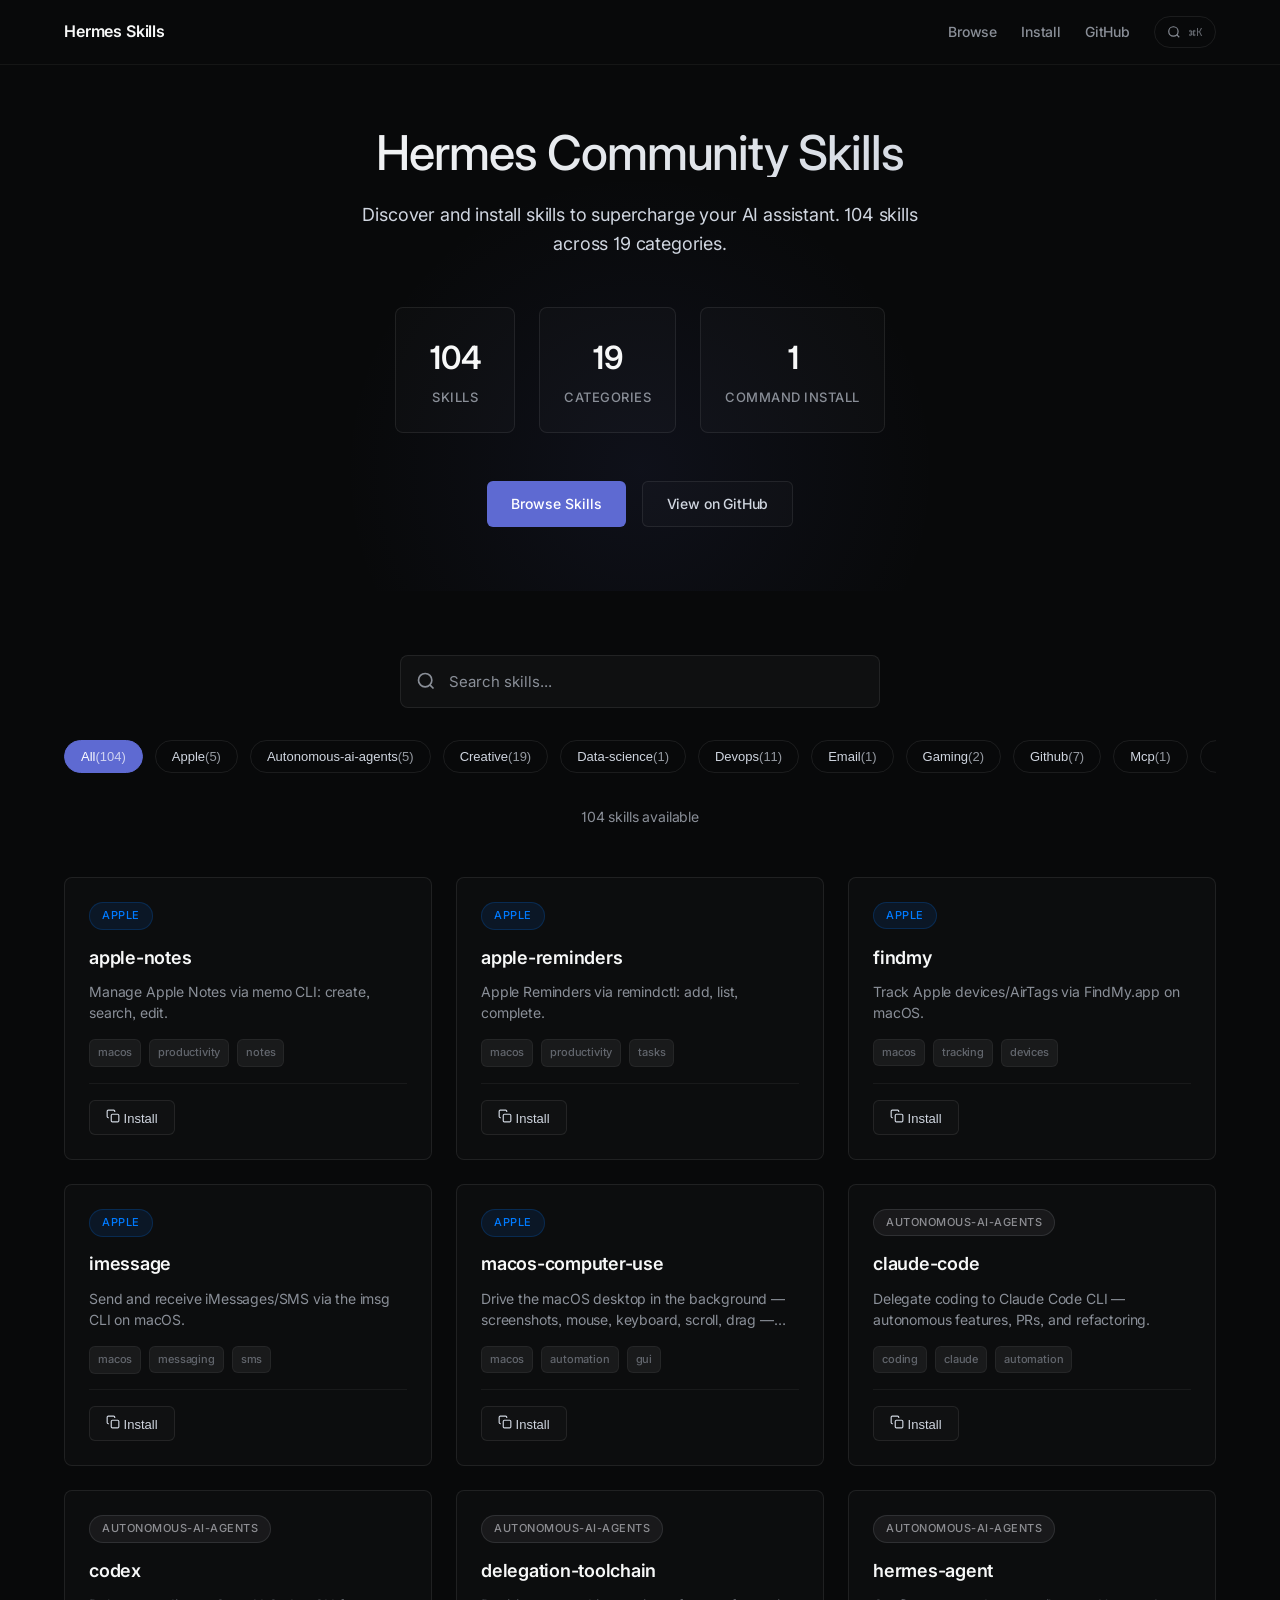
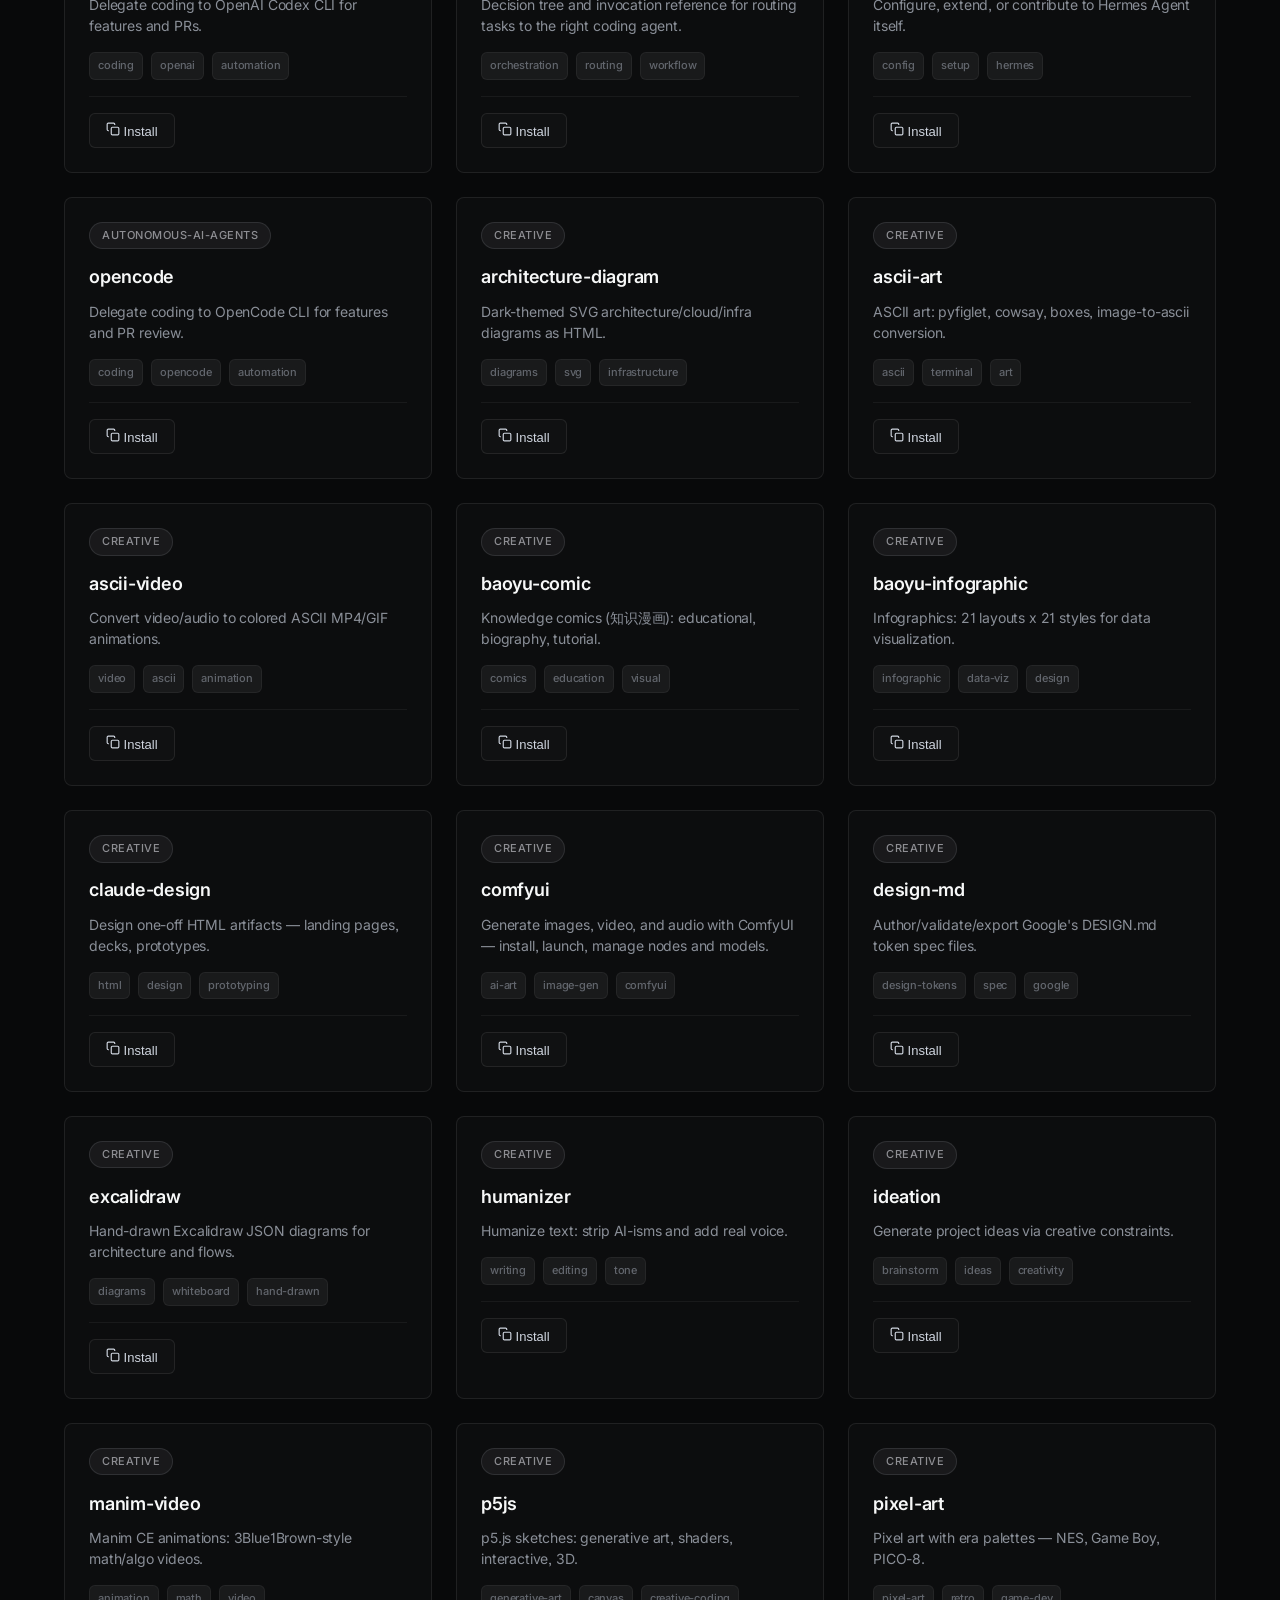
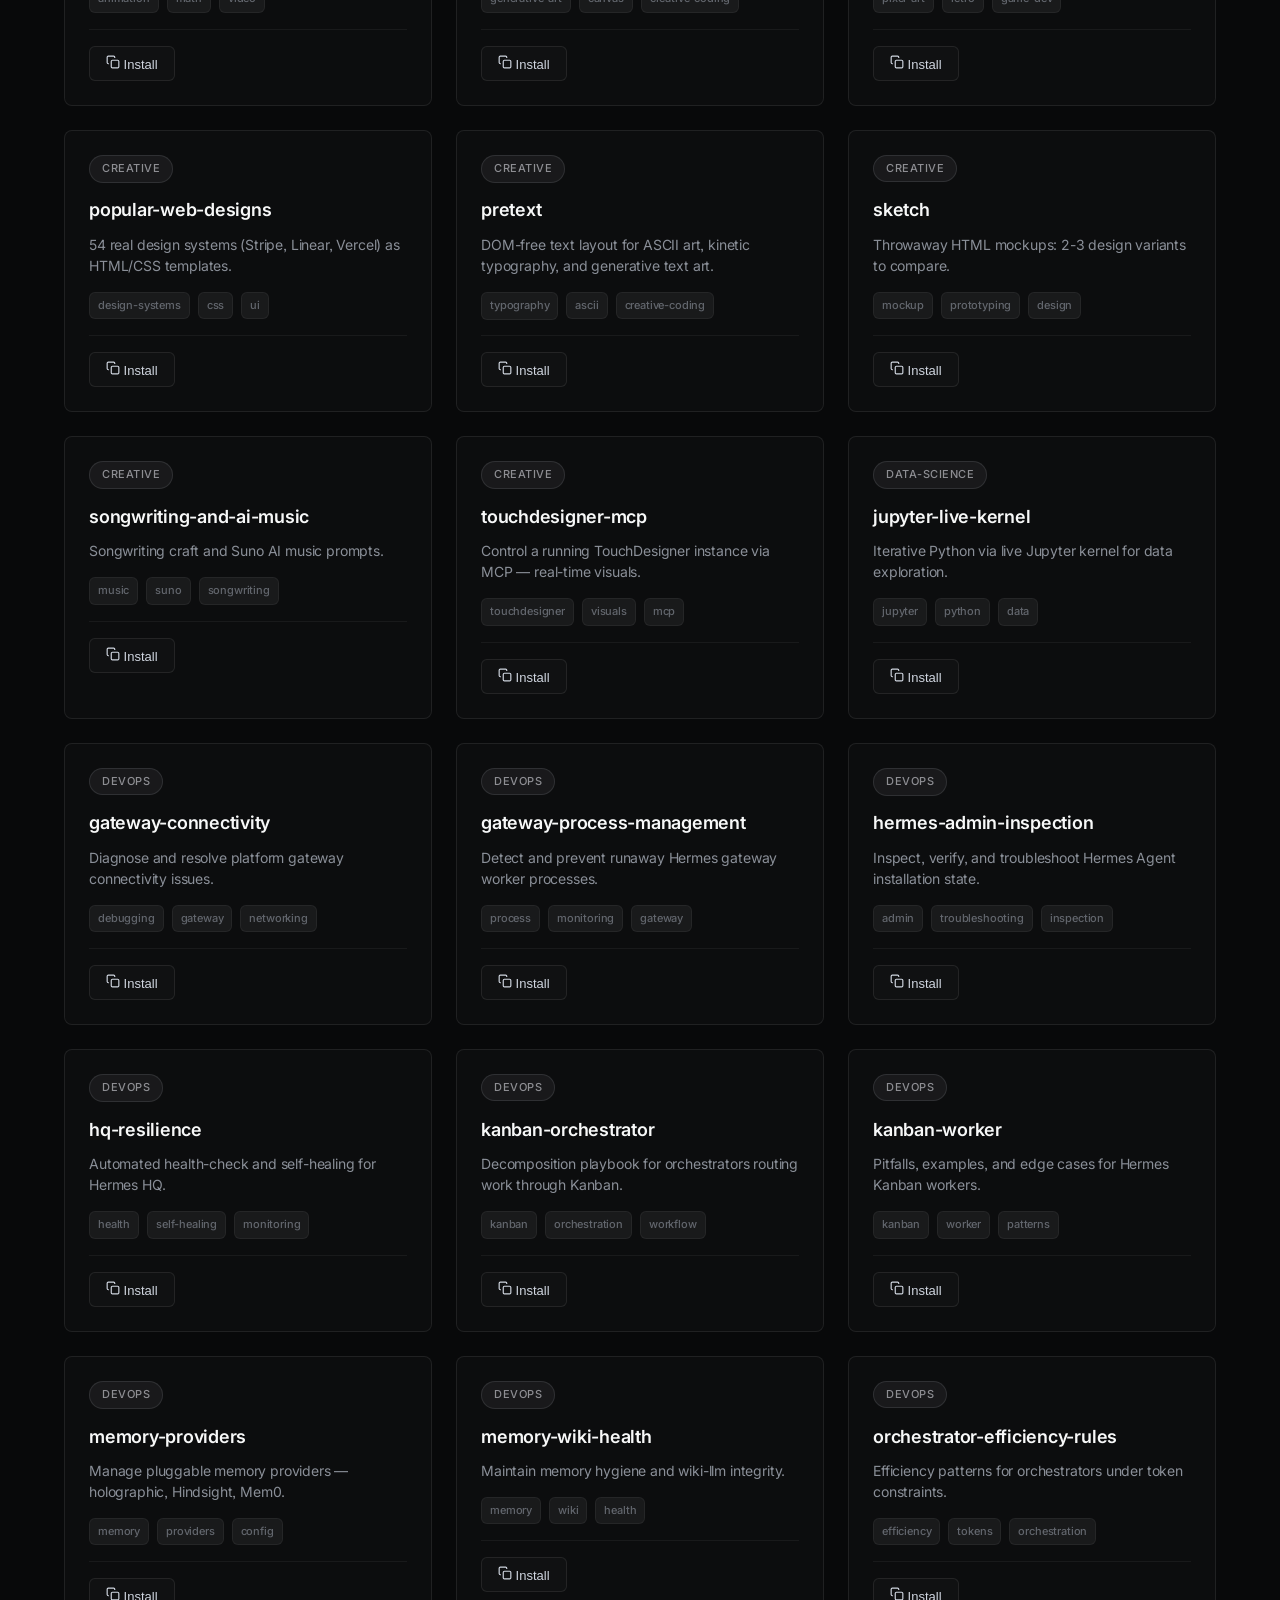
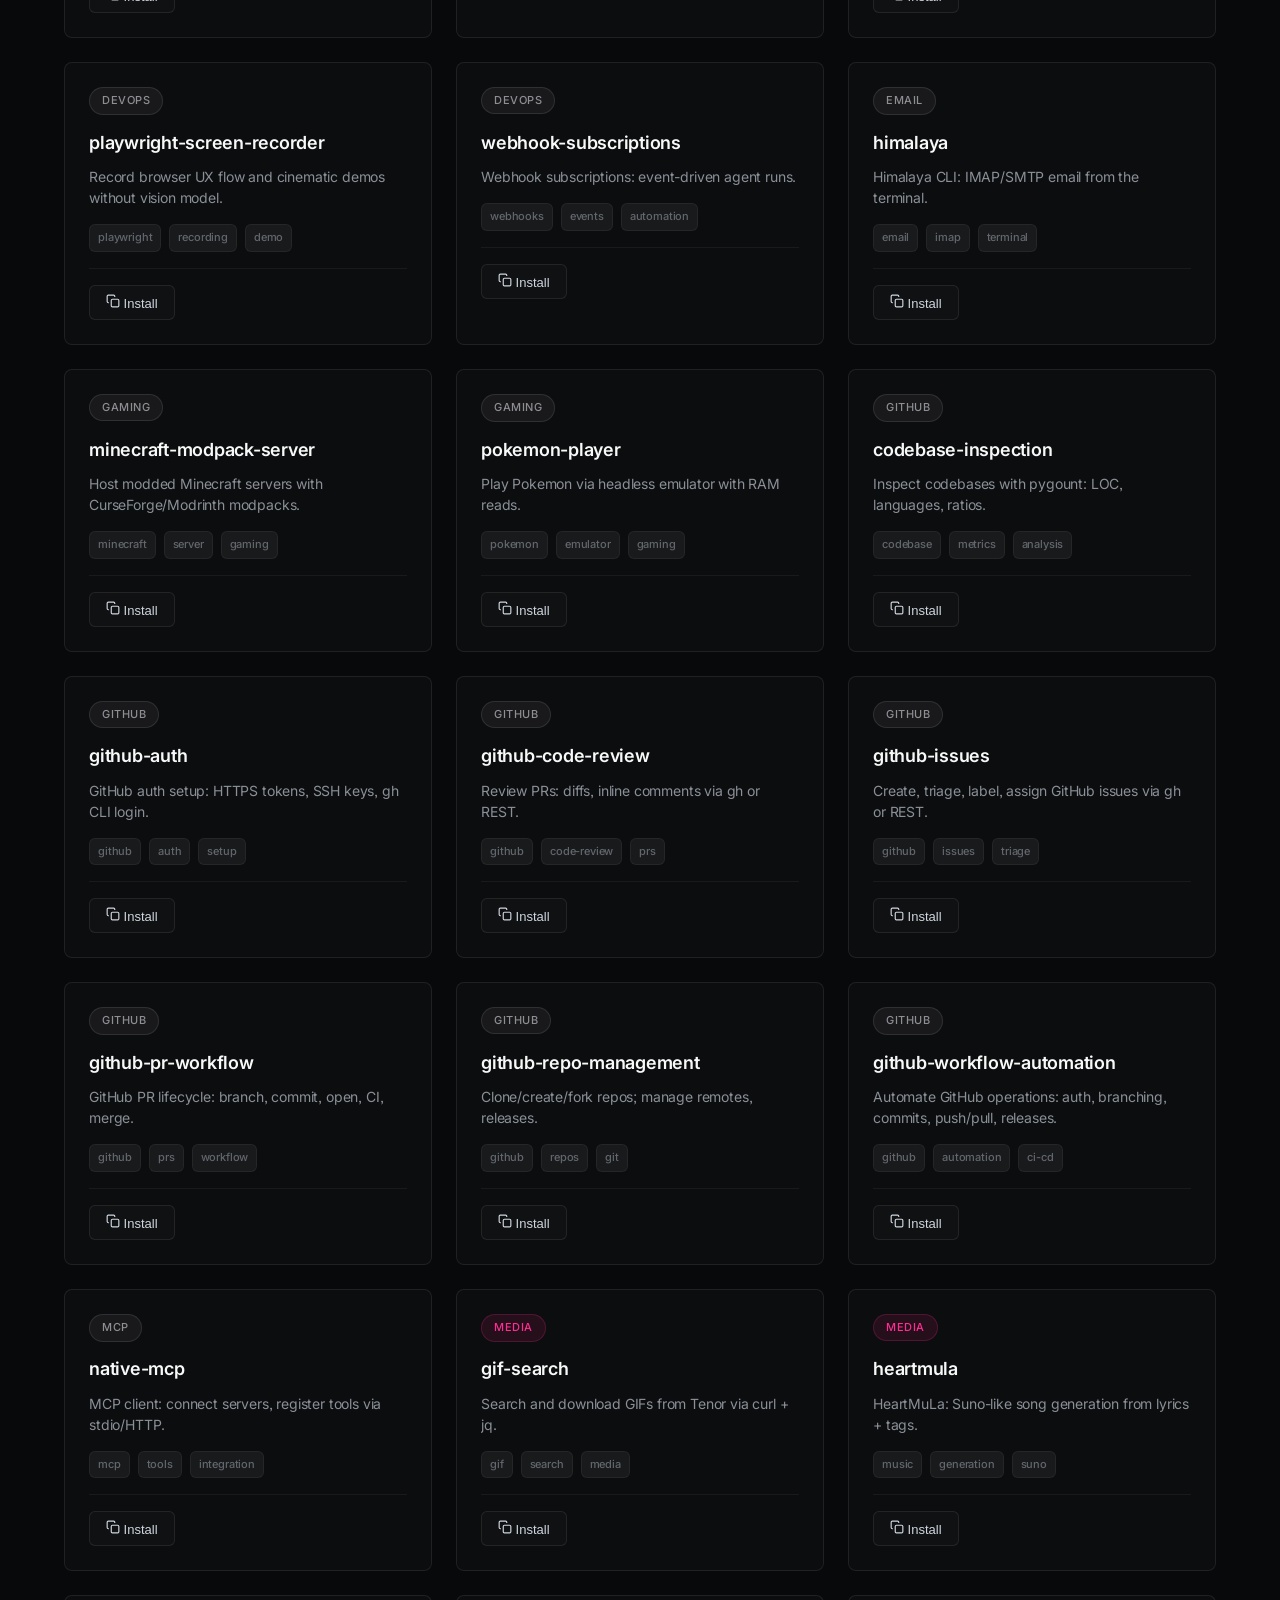
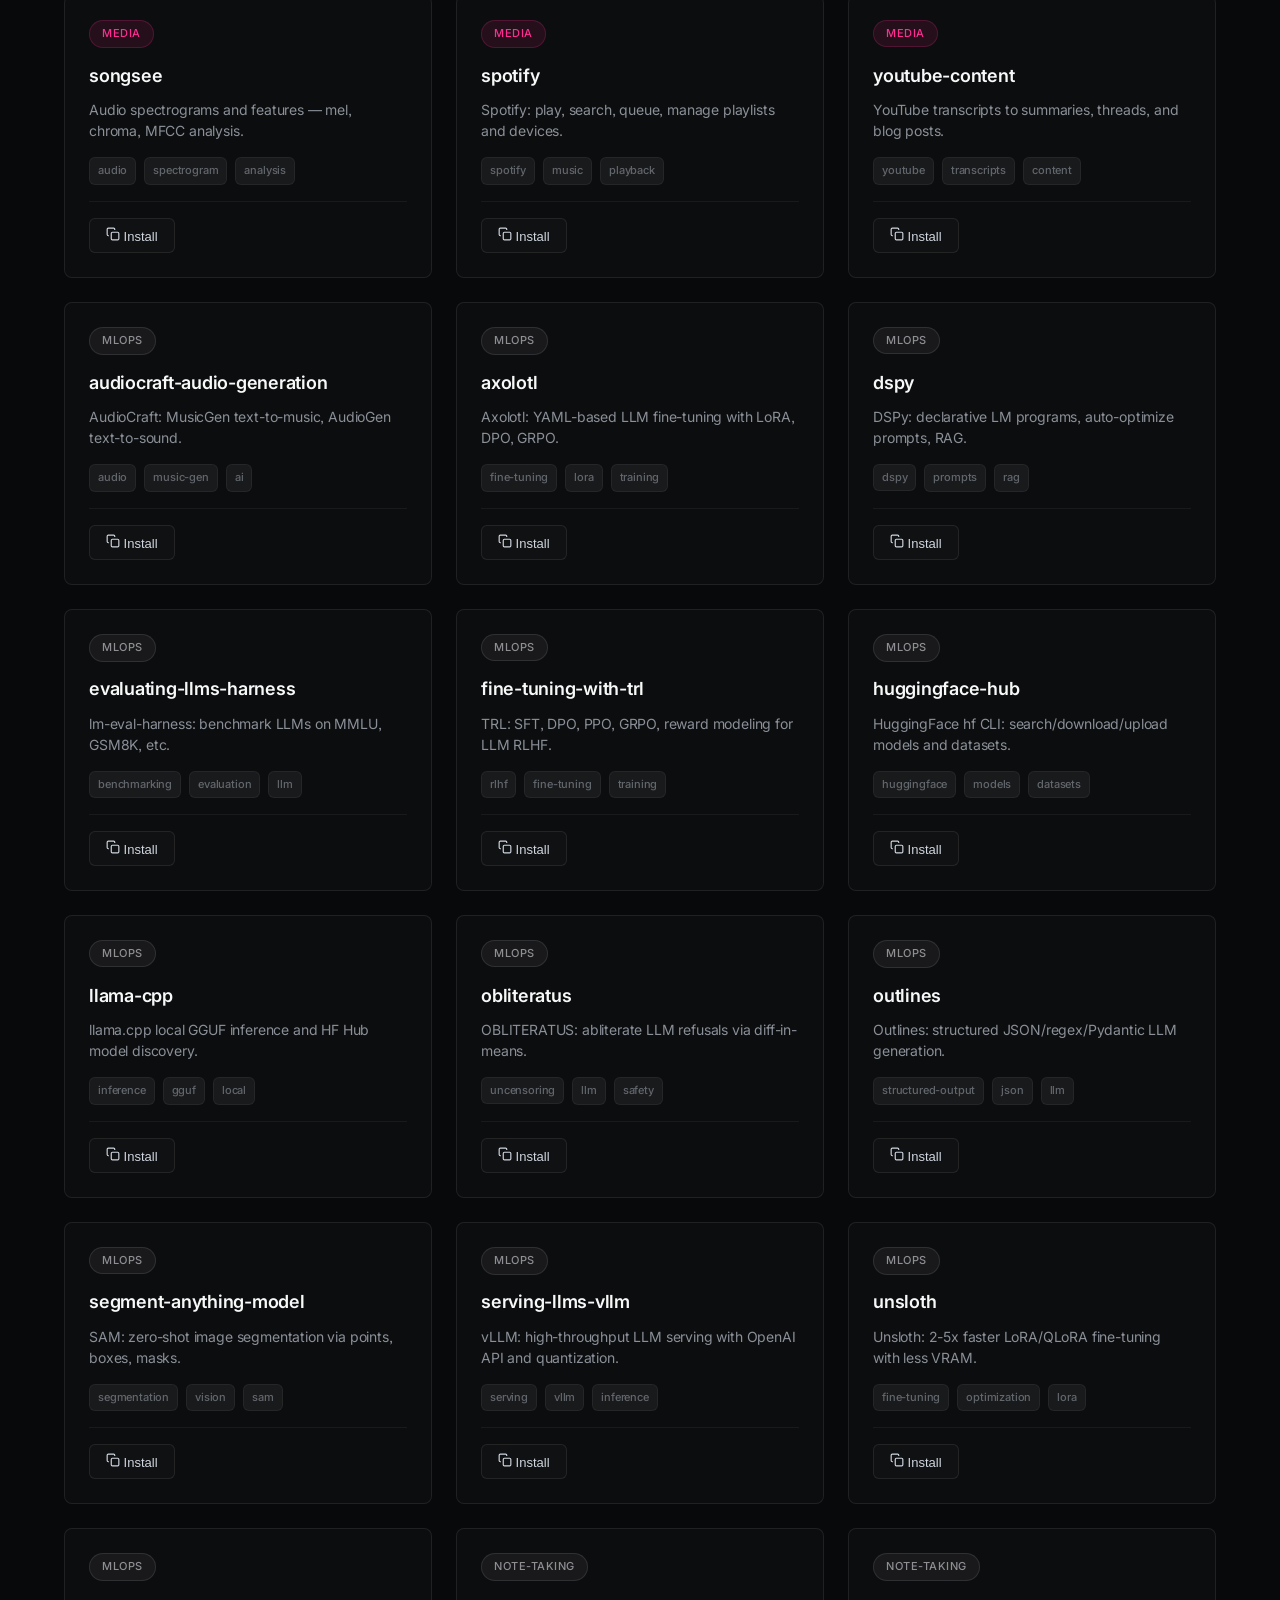
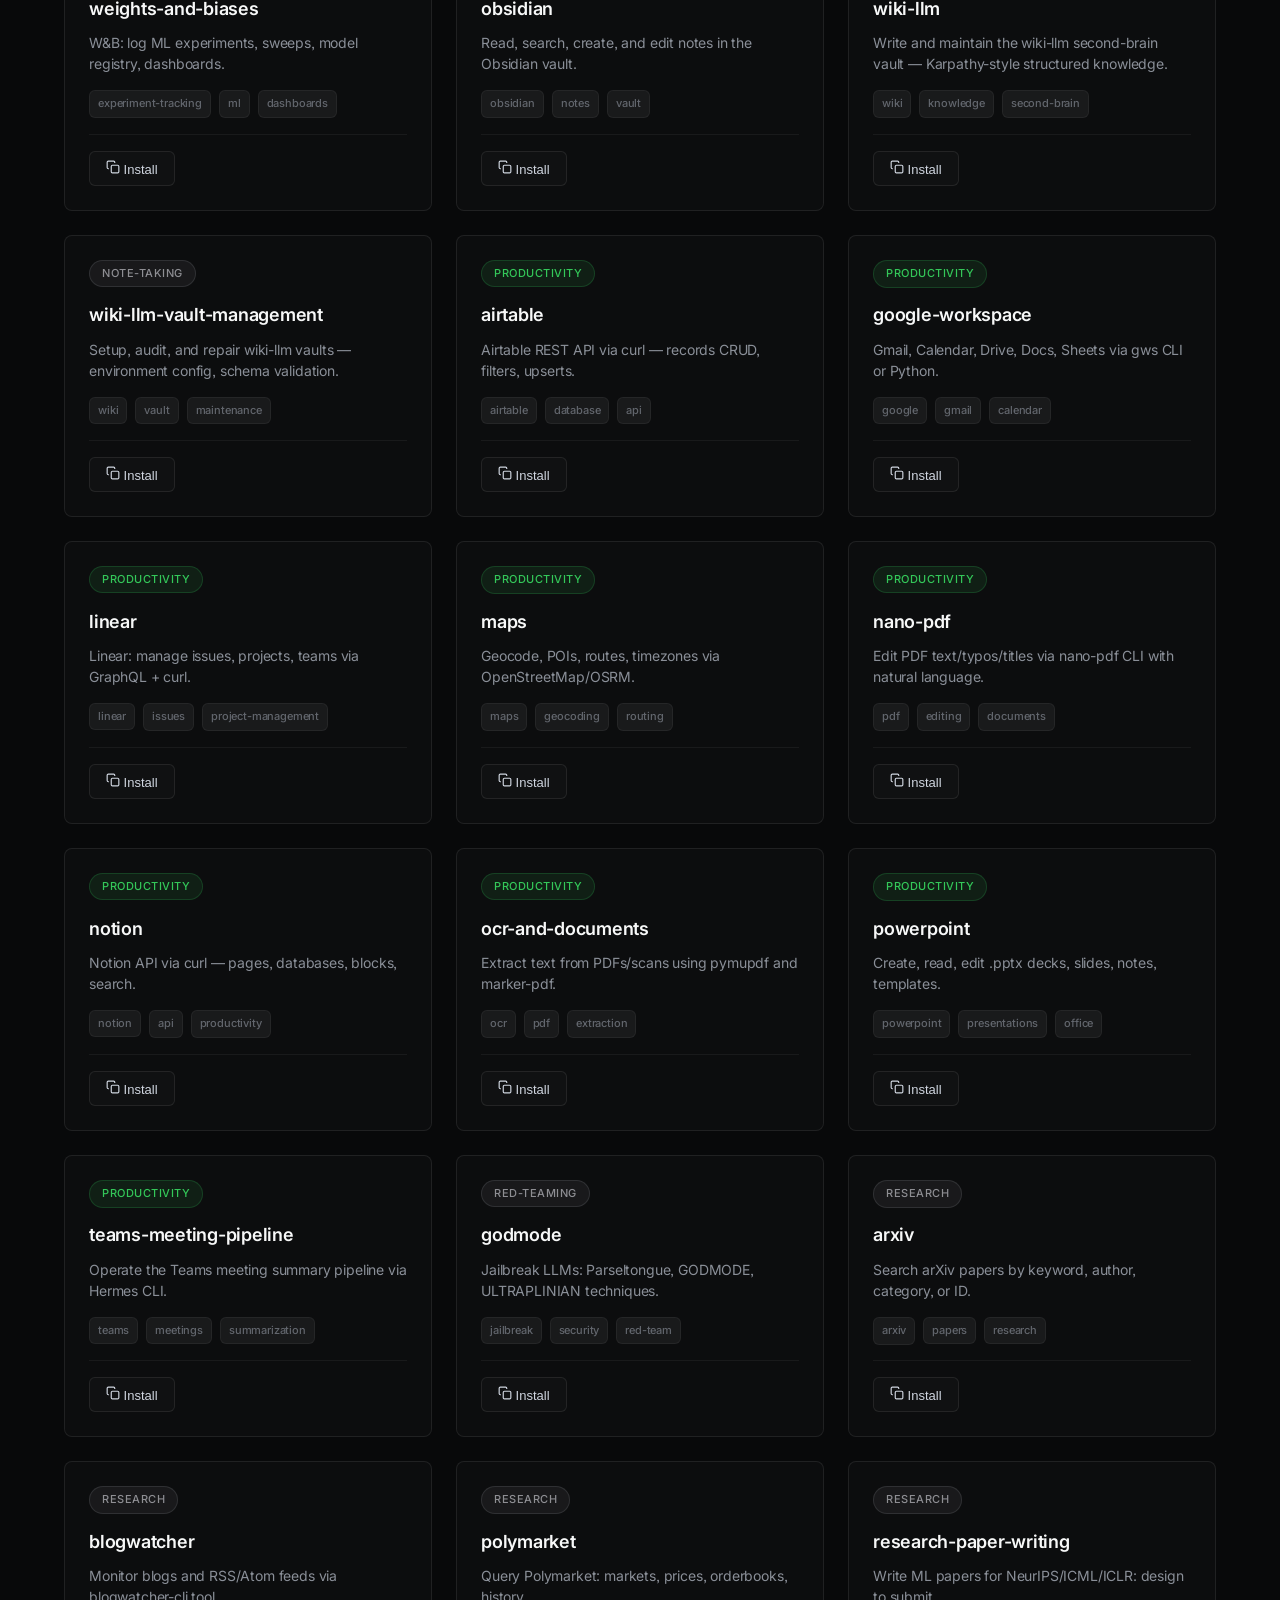
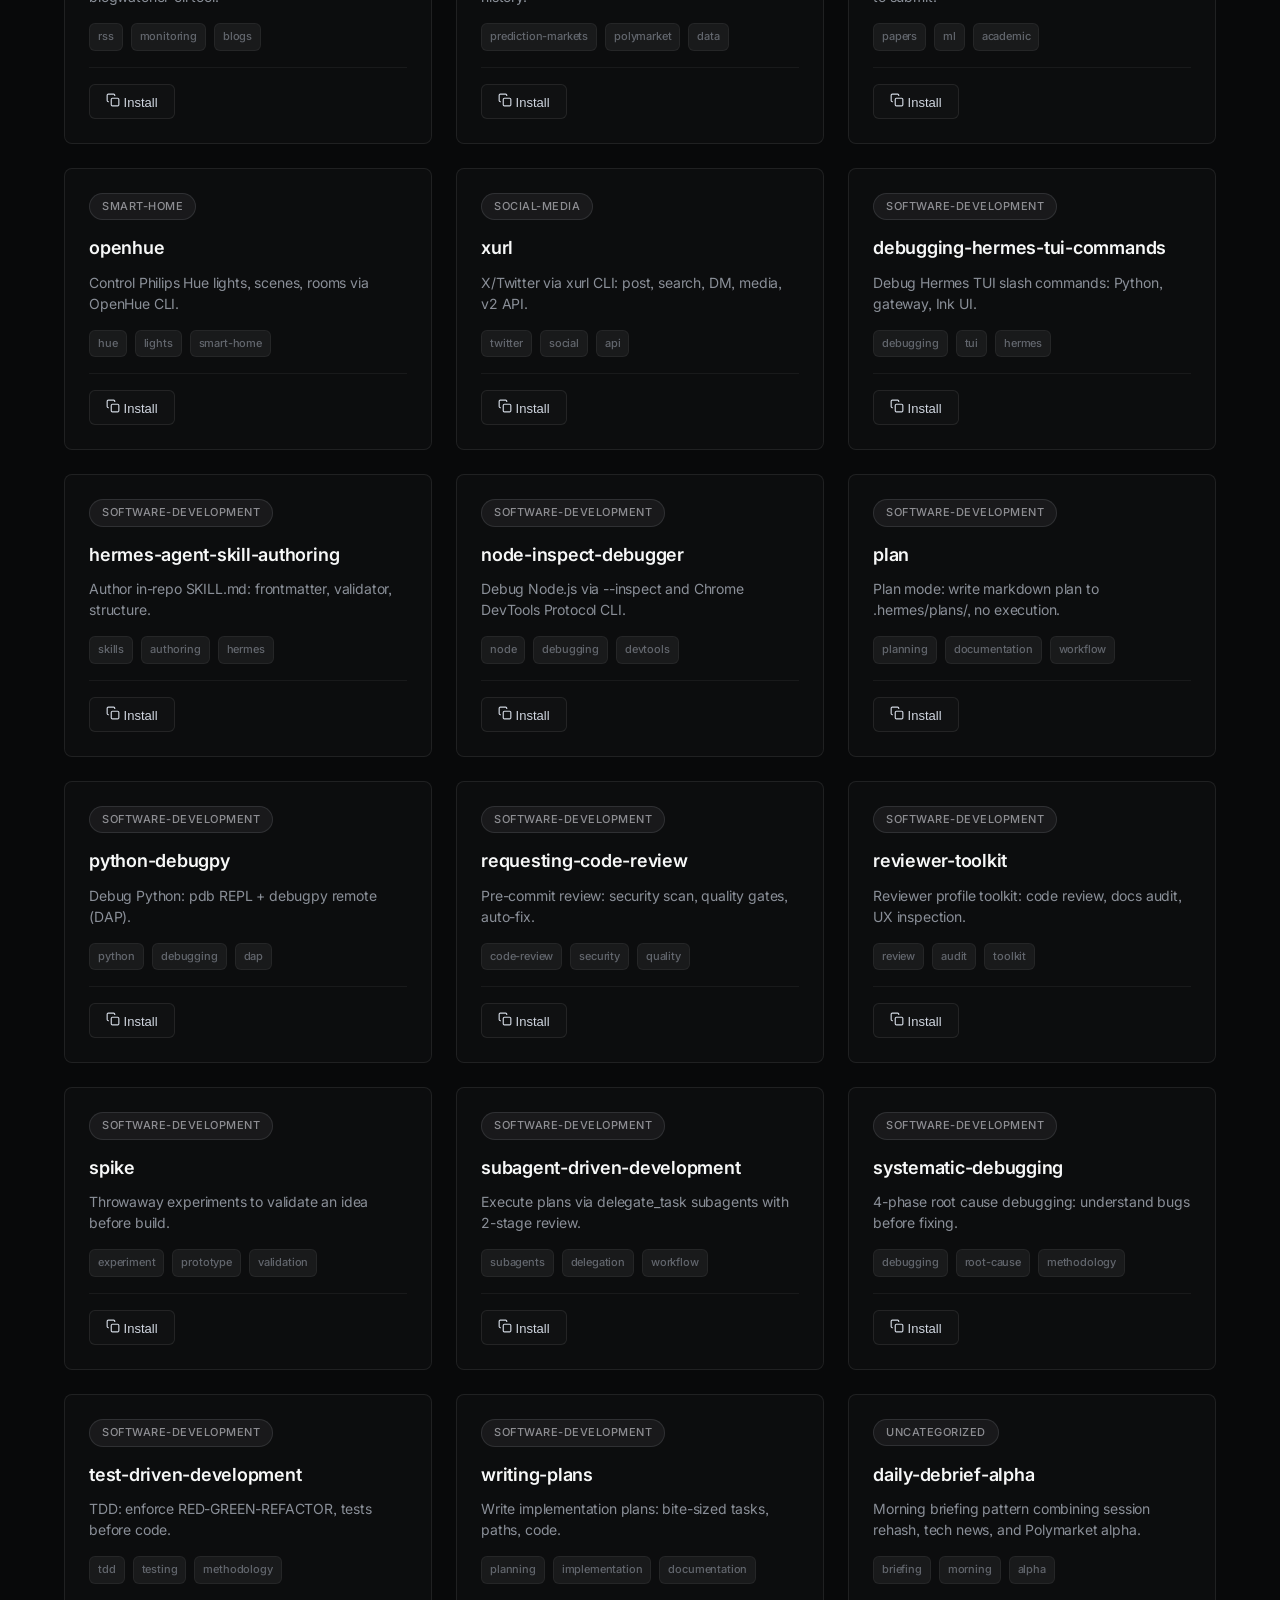
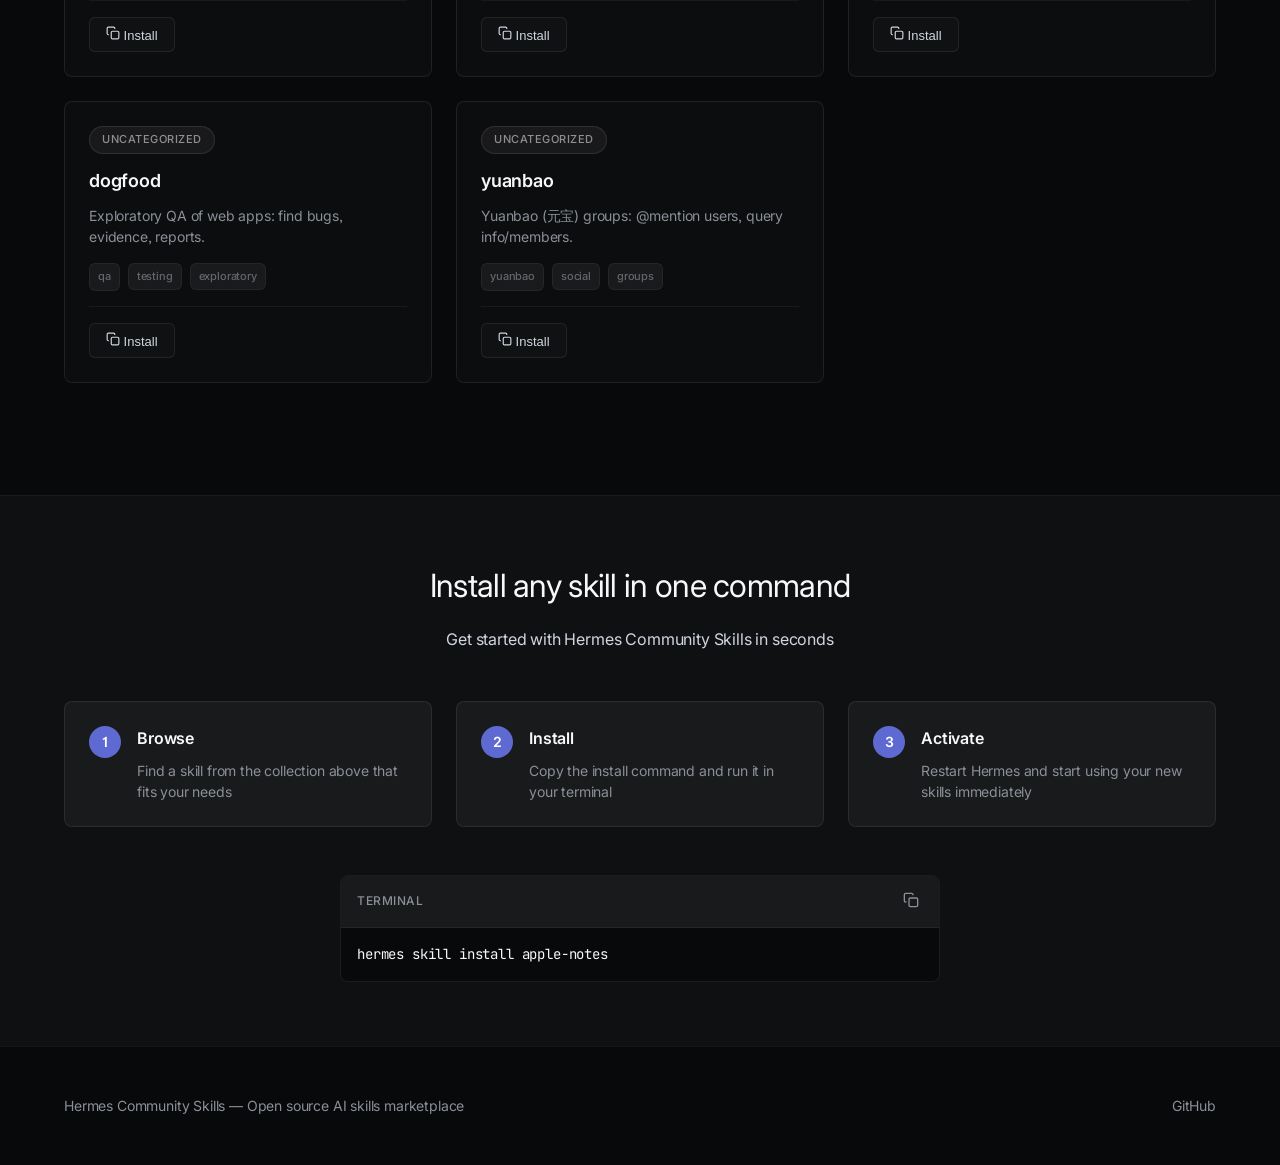
<file: docs/index.html>
<!DOCTYPE html>
<html lang="en">
<head>
    <meta charset="UTF-8">
    <meta name="viewport" content="width=device-width, initial-scale=1.0">
    <title>Hermes Community Skills - Supercharge your AI assistant</title>
    <meta name="description" content="Discover and install skills to supercharge your AI assistant. 104 skills across 18 categories.">
    <link rel="icon" type="image/svg+xml" href="data:image/svg+xml,%3csvg xmlns='http://www.w3.org/2000/svg' viewBox='0 0 24 24' fill='%235e6ad2'%3e%3cpath d='M12 2L15.09 8.26L22 9L17 14L18.18 21L12 17.77L5.82 21L7 14L2 9L8.91 8.26L12 2Z'/%3e%3c/svg%3e">
    <link href="https://fonts.googleapis.com/css2?family=Inter:wght@300;400;500;600&family=JetBrains+Mono:wght@400;500&display=swap" rel="stylesheet">
    <link rel="stylesheet" href="style.css">
</head>
<body>
    <!-- Navigation -->
    <nav class="nav" id="nav">
        <div class="nav-content">
            <div class="nav-left">
                <h1 class="nav-logo">Hermes Skills</h1>
            </div>
            <div class="nav-right">
                <a href="#browse" class="nav-link">Browse</a>
                <a href="#install" class="nav-link">Install</a>
                <a href="https://github.com/Yasuui/hermes-community-skills" target="_blank" rel="noopener" class="nav-link">GitHub</a>
                <button class="search-trigger" id="searchTrigger" title="Search skills (⌘K)">
                    <svg width="14" height="14" viewBox="0 0 24 24" fill="none" stroke="currentColor" stroke-width="2">
                        <circle cx="11" cy="11" r="8"/>
                        <path d="m21 21-4.35-4.35"/>
                    </svg>
                    <span class="search-shortcut">⌘K</span>
                </button>
            </div>
        </div>
    </nav>

    <!-- Hero Section -->
    <section class="hero">
        <div class="hero-glow"></div>
        <div class="hero-content">
            <h1 class="hero-title">Hermes Community Skills</h1>
            <p class="hero-subtitle">Discover and install skills to supercharge your AI assistant. <span id="skillCount">104 skills</span> across <span id="categoryCount">18 categories</span>.</p>

            <div class="hero-stats">
                <div class="stat-card">
                    <div class="stat-number" id="statSkills">104</div>
                    <div class="stat-label">Skills</div>
                </div>
                <div class="stat-card">
                    <div class="stat-number" id="statCategories">18</div>
                    <div class="stat-label">Categories</div>
                </div>
                <div class="stat-card">
                    <div class="stat-number">1</div>
                    <div class="stat-label">Command Install</div>
                </div>
            </div>

            <div class="hero-actions">
                <button class="btn btn-primary" onclick="document.getElementById('browse').scrollIntoView({behavior: 'smooth'})">Browse Skills</button>
                <a href="https://github.com/Yasuui/hermes-community-skills" target="_blank" rel="noopener" class="btn btn-ghost">View on GitHub</a>
            </div>
        </div>
    </section>

    <!-- Browse Section -->
    <section class="browse" id="browse">
        <div class="container">
            <!-- Filters -->
            <div class="filters">
                <div class="search-container">
                    <div class="search-input-wrapper">
                        <svg class="search-icon" width="20" height="20" viewBox="0 0 24 24" fill="none" stroke="currentColor" stroke-width="2">
                            <circle cx="11" cy="11" r="8"/>
                            <path d="m21 21-4.35-4.35"/>
                        </svg>
                        <input type="text" class="search-input" id="searchInput" placeholder="Search skills...">
                        <button class="search-clear" id="searchClear" title="Clear search" style="display: none;">
                            <svg width="16" height="16" viewBox="0 0 24 24" fill="none" stroke="currentColor" stroke-width="2">
                                <line x1="18" y1="6" x2="6" y2="18"/>
                                <line x1="6" y1="6" x2="18" y2="18"/>
                            </svg>
                        </button>
                    </div>
                </div>

                <div class="categories-container">
                    <div class="categories-scroll" id="categories">
                        <!-- Categories will be populated by JS -->
                    </div>
                </div>

                <div class="results-count" id="resultsCount">
                    <span id="resultText">Loading skills...</span>
                </div>
            </div>

            <!-- Skills Grid -->
            <div class="skills-grid" id="skillsGrid">
                <!-- Skills will be populated by JS -->
            </div>

            <!-- Empty State -->
            <div class="empty-state" id="emptyState" style="display: none;">
                <svg width="48" height="48" viewBox="0 0 24 24" fill="none" stroke="currentColor" stroke-width="1.5">
                    <circle cx="11" cy="11" r="8"/>
                    <path d="m21 21-4.35-4.35"/>
                </svg>
                <h3>No skills found</h3>
                <p>Try adjusting your search or category filter</p>
                <button class="btn btn-ghost" onclick="clearAllFilters()">Clear filters</button>
            </div>

            <!-- Loading State -->
            <div class="loading-state" id="loadingState">
                <div class="loading-spinner"></div>
                <p>Loading skills...</p>
            </div>
        </div>
    </section>

    <!-- Install Section -->
    <section class="install" id="install">
        <div class="container">
            <h2 class="section-title">Install any skill in one command</h2>
            <p class="section-subtitle">Get started with Hermes Community Skills in seconds</p>

            <div class="install-steps">
                <div class="install-step">
                    <div class="step-number">1</div>
                    <div class="step-content">
                        <h3 class="step-title">Browse</h3>
                        <p class="step-description">Find a skill from the collection above that fits your needs</p>
                    </div>
                </div>

                <div class="install-step">
                    <div class="step-number">2</div>
                    <div class="step-content">
                        <h3 class="step-title">Install</h3>
                        <p class="step-description">Copy the install command and run it in your terminal</p>
                    </div>
                </div>

                <div class="install-step">
                    <div class="step-number">3</div>
                    <div class="step-content">
                        <h3 class="step-title">Activate</h3>
                        <p class="step-description">Restart Hermes and start using your new skills immediately</p>
                    </div>
                </div>
            </div>

            <div class="install-example">
                <div class="code-block">
                    <div class="code-header">
                        <span class="code-language">Terminal</span>
                        <button class="copy-btn" onclick="copyToClipboard('hermes skill install apple-notes')" title="Copy command">
                            <svg width="16" height="16" viewBox="0 0 24 24" fill="none" stroke="currentColor" stroke-width="2">
                                <rect x="9" y="9" width="13" height="13" rx="2" ry="2"/>
                                <path d="M5 15H4a2 2 0 0 1-2-2V4a2 2 0 0 1 2-2h9a2 2 0 0 1 2 2v1"/>
                            </svg>
                        </button>
                    </div>
                    <code>hermes skill install apple-notes</code>
                </div>
            </div>
        </div>
    </section>

    <!-- Footer -->
    <footer class="footer">
        <div class="container">
            <div class="footer-content">
                <p class="footer-text">Hermes Community Skills — Open source AI skills marketplace</p>
                <a href="https://github.com/Yasuui/hermes-community-skills" target="_blank" rel="noopener" class="footer-link">GitHub</a>
            </div>
        </div>
    </footer>

    <!-- Toast Notification -->
    <div class="toast" id="toast">
        <div class="toast-content">
            <svg class="toast-icon" width="16" height="16" viewBox="0 0 24 24" fill="none" stroke="currentColor" stroke-width="2">
                <polyline points="20,6 9,17 4,12"/>
            </svg>
            <span class="toast-message"></span>
        </div>
    </div>

    <script src="app.js"></script>
</body>
</html>
</file>
<file: docs/style.css>
/* Linear-inspired Design System */
:root {
  /* Color Palette - Linear Dark Theme */
  --bg-page: #08090a;
  --bg-panel: #0f1011;
  --bg-elevated: #191a1b;
  --bg-hover: #28282c;
  --bg-button: rgba(255,255,255,0.02);
  --bg-button-hover: rgba(255,255,255,0.05);

  /* Text Colors */
  --text-primary: #f7f8f8;
  --text-secondary: #d0d6e0;
  --text-muted: #8a8f98;
  --text-subtle: #62666d;

  /* Brand & Accents */
  --brand-primary: #5e6ad2;
  --brand-hover: #7170ff;
  --brand-light: #828fff;
  --success: #10b981;

  /* Borders */
  --border-subtle: rgba(255,255,255,0.05);
  --border-standard: rgba(255,255,255,0.08);
  --border-hover: rgba(255,255,255,0.12);

  /* Fonts */
  --font-body: 'Inter', -apple-system, BlinkMacSystemFont, "Segoe UI", Roboto, sans-serif;
  --font-mono: 'JetBrains Mono', Consolas, Monaco, monospace;

  /* Shadows */
  --shadow-subtle: 0 1px 2px rgba(0, 0, 0, 0.4);
  --shadow-medium: 0 4px 12px rgba(0, 0, 0, 0.15);
  --shadow-large: 0 8px 32px rgba(0, 0, 0, 0.12);

  /* Radius */
  --radius-sm: 6px;
  --radius-md: 8px;
  --radius-lg: 12px;
  --radius-pill: 9999px;

  /* Spacing */
  --spacing-xs: 4px;
  --spacing-sm: 8px;
  --spacing-md: 12px;
  --spacing-lg: 16px;
  --spacing-xl: 24px;
  --spacing-2xl: 32px;
  --spacing-3xl: 48px;
  --spacing-4xl: 64px;

  /* Animation */
  --transition-fast: 0.15s ease;
  --transition-normal: 0.2s ease;
  --transition-slow: 0.3s ease;
}

/* Global Font Feature Settings */
* {
  font-feature-settings: "cv01", "ss03";
}

/* Reset & Base */
* {
  margin: 0;
  padding: 0;
  box-sizing: border-box;
}

html {
  font-size: 15px;
  scroll-behavior: smooth;
}

body {
  font-family: var(--font-body);
  background-color: var(--bg-page);
  color: var(--text-primary);
  line-height: 1.6;
  letter-spacing: -0.165px;
  font-weight: 400;
  -webkit-font-smoothing: antialiased;
  -moz-osx-font-smoothing: grayscale;
}

/* Container */
.container {
  max-width: 1200px;
  margin: 0 auto;
  padding: 0 var(--spacing-xl);
}

/* Navigation */
.nav {
  position: sticky;
  top: 0;
  z-index: 1000;
  background: var(--bg-page);
  backdrop-filter: blur(12px);
  border-bottom: 1px solid var(--border-subtle);
  padding: var(--spacing-lg) 0;
}

.nav-content {
  max-width: 1200px;
  margin: 0 auto;
  padding: 0 var(--spacing-xl);
  display: flex;
  justify-content: space-between;
  align-items: center;
}

.nav-logo {
  font-size: 16px;
  font-weight: 600;
  color: var(--text-primary);
  margin: 0;
}

.nav-right {
  display: flex;
  align-items: center;
  gap: var(--spacing-xl);
}

.nav-link {
  color: var(--text-muted);
  text-decoration: none;
  font-weight: 500;
  font-size: 14px;
  transition: color var(--transition-fast);
}

.nav-link:hover {
  color: var(--text-secondary);
}

.search-trigger {
  display: flex;
  align-items: center;
  gap: var(--spacing-sm);
  padding: var(--spacing-sm) var(--spacing-md);
  background: transparent;
  border: 1px solid var(--border-standard);
  border-radius: var(--radius-pill);
  color: var(--text-muted);
  font-size: 13px;
  cursor: pointer;
  transition: all var(--transition-fast);
}

.search-trigger:hover {
  border-color: var(--border-hover);
  background: var(--bg-button);
}

.search-shortcut {
  font-family: var(--font-mono);
  font-size: 11px;
  opacity: 0.7;
}

/* Hero Section */
.hero {
  position: relative;
  padding: var(--spacing-4xl) 0;
  text-align: center;
  overflow: hidden;
}

.hero-glow {
  position: absolute;
  top: 20%;
  left: 50%;
  transform: translateX(-50%);
  width: 600px;
  height: 600px;
  background: radial-gradient(circle, rgba(94, 106, 210, 0.08) 0%, transparent 70%);
  z-index: -1;
  animation: heroGlow 8s ease-in-out infinite alternate;
}

@keyframes heroGlow {
  0% { opacity: 0.4; transform: translateX(-50%) scale(1); }
  100% { opacity: 0.8; transform: translateX(-50%) scale(1.1); }
}

.hero-content {
  max-width: 800px;
  margin: 0 auto;
  padding: 0 var(--spacing-xl);
}

.hero-title {
  font-size: 48px;
  font-weight: 500;
  line-height: 1.0;
  letter-spacing: -1.056px;
  margin-bottom: var(--spacing-xl);
  background: linear-gradient(135deg, var(--text-primary) 0%, var(--text-secondary) 100%);
  -webkit-background-clip: text;
  -webkit-text-fill-color: transparent;
  background-clip: text;
}

.hero-subtitle {
  font-size: 18px;
  color: var(--text-secondary);
  margin-bottom: var(--spacing-3xl);
  max-width: 600px;
  margin-left: auto;
  margin-right: auto;
}

.hero-stats {
  display: flex;
  justify-content: center;
  gap: var(--spacing-xl);
  margin-bottom: var(--spacing-3xl);
  flex-wrap: wrap;
}

.stat-card {
  background: var(--bg-button);
  border: 1px solid var(--border-standard);
  border-radius: var(--radius-md);
  padding: var(--spacing-xl);
  min-width: 120px;
  text-align: center;
}

.stat-number {
  font-size: 32px;
  font-weight: 600;
  color: var(--text-primary);
  margin-bottom: var(--spacing-xs);
}

.stat-label {
  font-size: 13px;
  color: var(--text-muted);
  font-weight: 500;
  text-transform: uppercase;
  letter-spacing: 0.5px;
}

.hero-actions {
  display: flex;
  justify-content: center;
  gap: var(--spacing-lg);
  flex-wrap: wrap;
}

/* Buttons */
.btn {
  display: inline-flex;
  align-items: center;
  gap: var(--spacing-sm);
  padding: 11px var(--spacing-xl);
  border: none;
  border-radius: var(--radius-sm);
  font-family: var(--font-body);
  font-size: 14px;
  font-weight: 500;
  text-decoration: none;
  cursor: pointer;
  transition: all var(--transition-fast);
  white-space: nowrap;
}

.btn-primary {
  background: var(--brand-primary);
  color: white;
}

.btn-primary:hover {
  background: var(--brand-hover);
  transform: translateY(-1px);
}

.btn-ghost {
  background: var(--bg-button);
  color: var(--text-secondary);
  border: 1px solid var(--border-standard);
}

.btn-ghost:hover {
  background: var(--bg-button-hover);
  border-color: var(--border-hover);
  color: var(--text-primary);
  transform: translateY(-1px);
}

/* Browse Section */
.browse {
  padding: var(--spacing-4xl) 0;
}

.filters {
  margin-bottom: var(--spacing-3xl);
}

.search-container {
  margin-bottom: var(--spacing-xl);
}

.search-input-wrapper {
  position: relative;
  max-width: 480px;
  margin: 0 auto;
}

.search-icon {
  position: absolute;
  left: var(--spacing-lg);
  top: 50%;
  transform: translateY(-50%);
  color: var(--text-muted);
  pointer-events: none;
}

.search-input {
  width: 100%;
  padding: var(--spacing-lg) var(--spacing-3xl) var(--spacing-lg) var(--spacing-3xl);
  background: var(--bg-panel);
  border: 1px solid var(--border-standard);
  border-radius: var(--radius-md);
  color: var(--text-primary);
  font-family: var(--font-body);
  font-size: 15px;
  transition: all var(--transition-fast);
}

.search-input:focus {
  outline: none;
  border-color: var(--brand-primary);
  box-shadow: 0 0 0 3px rgba(94, 106, 210, 0.1);
}

.search-input::placeholder {
  color: var(--text-muted);
}

.search-clear {
  position: absolute;
  right: var(--spacing-lg);
  top: 50%;
  transform: translateY(-50%);
  background: none;
  border: none;
  color: var(--text-muted);
  cursor: pointer;
  padding: var(--spacing-xs);
  border-radius: var(--radius-sm);
  transition: all var(--transition-fast);
}

.search-clear:hover {
  color: var(--text-secondary);
  background: var(--bg-button);
}

.categories-container {
  margin-bottom: var(--spacing-xl);
  overflow-x: auto;
  -webkit-overflow-scrolling: touch;
}

.categories-scroll {
  display: flex;
  gap: var(--spacing-md);
  padding: var(--spacing-sm) 0;
  min-width: max-content;
  justify-content: center;
}

.category-pill {
  display: inline-flex;
  align-items: center;
  padding: var(--spacing-sm) var(--spacing-lg);
  background: transparent;
  border: 1px solid var(--border-standard);
  border-radius: var(--radius-pill);
  color: var(--text-secondary);
  font-size: 13px;
  font-weight: 500;
  text-decoration: none;
  cursor: pointer;
  transition: all var(--transition-fast);
  white-space: nowrap;
}

.category-pill:hover {
  border-color: var(--border-hover);
  background: var(--bg-button);
}

.category-pill.active {
  background: var(--brand-primary);
  border-color: var(--brand-primary);
  color: white;
}

.results-count {
  text-align: center;
  margin-bottom: var(--spacing-xl);
}

#resultText {
  color: var(--text-muted);
  font-size: 14px;
}

/* Skills Grid */
.skills-grid {
  display: grid;
  grid-template-columns: repeat(auto-fill, minmax(320px, 1fr));
  gap: var(--spacing-xl);
  margin-bottom: var(--spacing-3xl);
}

.skill-card {
  background: var(--bg-button);
  border: 1px solid var(--border-standard);
  border-radius: var(--radius-md);
  padding: var(--spacing-xl);
  transition: all var(--transition-normal);
  position: relative;
  overflow: hidden;
}

.skill-card:hover {
  transform: translateY(-2px);
  border-color: var(--border-hover);
  box-shadow: var(--shadow-medium);
}

.skill-category {
  display: inline-flex;
  align-items: center;
  padding: var(--spacing-xs) var(--spacing-md);
  background: var(--bg-elevated);
  border: 1px solid var(--border-standard);
  border-radius: var(--radius-pill);
  color: var(--text-muted);
  font-size: 11px;
  font-weight: 500;
  text-transform: uppercase;
  letter-spacing: 0.5px;
  margin-bottom: var(--spacing-lg);
}

.skill-name {
  font-size: 18px;
  font-weight: 600;
  letter-spacing: -0.24px;
  color: var(--text-primary);
  margin-bottom: var(--spacing-md);
  line-height: 1.3;
}

.skill-description {
  color: var(--text-muted);
  font-size: 14px;
  line-height: 1.5;
  margin-bottom: var(--spacing-lg);
  display: -webkit-box;
  -webkit-line-clamp: 2;
  -webkit-box-orient: vertical;
  overflow: hidden;
}

.skill-tags {
  display: flex;
  flex-wrap: wrap;
  gap: var(--spacing-sm);
  margin-bottom: var(--spacing-lg);
}

.skill-tag {
  padding: var(--spacing-xs) var(--spacing-sm);
  background: var(--bg-elevated);
  border: 1px solid var(--border-subtle);
  border-radius: var(--radius-sm);
  color: var(--text-subtle);
  font-size: 11px;
  font-weight: 500;
}

.skill-footer {
  display: flex;
  justify-content: space-between;
  align-items: center;
  padding-top: var(--spacing-lg);
  border-top: 1px solid var(--border-subtle);
}

.install-btn {
  padding: var(--spacing-sm) var(--spacing-lg);
  background: var(--bg-button);
  border: 1px solid var(--border-standard);
  border-radius: var(--radius-sm);
  color: var(--text-secondary);
  font-size: 13px;
  font-weight: 500;
  cursor: pointer;
  transition: all var(--transition-fast);
}

.install-btn:hover {
  background: var(--bg-button-hover);
  border-color: var(--border-hover);
  color: var(--text-primary);
}

/* Loading and Empty States */
.loading-state, .empty-state {
  text-align: center;
  padding: var(--spacing-4xl) var(--spacing-xl);
}

.loading-spinner {
  width: 24px;
  height: 24px;
  border: 2px solid var(--border-standard);
  border-top: 2px solid var(--brand-primary);
  border-radius: 50%;
  animation: spin 1s linear infinite;
  margin: 0 auto var(--spacing-lg);
}

@keyframes spin {
  0% { transform: rotate(0deg); }
  100% { transform: rotate(360deg); }
}

.empty-state svg {
  color: var(--text-muted);
  margin-bottom: var(--spacing-lg);
}

.empty-state h3 {
  color: var(--text-primary);
  font-size: 20px;
  font-weight: 600;
  margin-bottom: var(--spacing-md);
}

.empty-state p {
  color: var(--text-muted);
  margin-bottom: var(--spacing-lg);
}

/* Install Section */
.install {
  padding: var(--spacing-4xl) 0;
  background: var(--bg-panel);
  border-top: 1px solid var(--border-subtle);
}

.section-title {
  font-size: 32px;
  font-weight: 400;
  letter-spacing: -0.704px;
  color: var(--text-primary);
  text-align: center;
  margin-bottom: var(--spacing-lg);
}

.section-subtitle {
  color: var(--text-secondary);
  text-align: center;
  margin-bottom: var(--spacing-3xl);
  font-size: 16px;
}

.install-steps {
  display: grid;
  grid-template-columns: repeat(auto-fit, minmax(280px, 1fr));
  gap: var(--spacing-xl);
  margin-bottom: var(--spacing-3xl);
}

.install-step {
  display: flex;
  gap: var(--spacing-lg);
  padding: var(--spacing-xl);
  background: var(--bg-elevated);
  border: 1px solid var(--border-standard);
  border-radius: var(--radius-md);
}

.step-number {
  flex-shrink: 0;
  width: 32px;
  height: 32px;
  background: var(--brand-primary);
  color: white;
  border-radius: 50%;
  display: flex;
  align-items: center;
  justify-content: center;
  font-size: 14px;
  font-weight: 600;
}

.step-content {
  flex: 1;
}

.step-title {
  font-size: 16px;
  font-weight: 600;
  color: var(--text-primary);
  margin-bottom: var(--spacing-sm);
}

.step-description {
  color: var(--text-muted);
  font-size: 14px;
  line-height: 1.5;
}

.install-example {
  max-width: 600px;
  margin: 0 auto;
}

.code-block {
  background: var(--bg-page);
  border: 1px solid var(--border-standard);
  border-radius: var(--radius-md);
  overflow: hidden;
}

.code-header {
  display: flex;
  justify-content: space-between;
  align-items: center;
  padding: var(--spacing-md) var(--spacing-lg);
  background: var(--bg-elevated);
  border-bottom: 1px solid var(--border-subtle);
}

.code-language {
  color: var(--text-muted);
  font-size: 12px;
  font-weight: 500;
  text-transform: uppercase;
  letter-spacing: 0.5px;
}

.copy-btn {
  background: none;
  border: none;
  color: var(--text-muted);
  cursor: pointer;
  padding: var(--spacing-xs);
  border-radius: var(--radius-sm);
  transition: all var(--transition-fast);
}

.copy-btn:hover {
  color: var(--text-secondary);
  background: var(--bg-button);
}

.code-block code {
  display: block;
  padding: var(--spacing-lg);
  font-family: var(--font-mono);
  font-size: 14px;
  color: var(--text-primary);
  line-height: 1.5;
}

/* Footer */
.footer {
  padding: var(--spacing-3xl) 0;
  border-top: 1px solid var(--border-subtle);
}

.footer-content {
  display: flex;
  justify-content: space-between;
  align-items: center;
  flex-wrap: wrap;
  gap: var(--spacing-lg);
}

.footer-text {
  color: var(--text-muted);
  font-size: 14px;
}

.footer-link {
  color: var(--text-muted);
  text-decoration: none;
  font-size: 14px;
  transition: color var(--transition-fast);
}

.footer-link:hover {
  color: var(--text-secondary);
}

/* Toast Notification */
.toast {
  position: fixed;
  bottom: var(--spacing-xl);
  right: var(--spacing-xl);
  background: var(--bg-elevated);
  border: 1px solid var(--border-standard);
  border-radius: var(--radius-md);
  padding: var(--spacing-lg);
  box-shadow: var(--shadow-large);
  transform: translateY(100px);
  opacity: 0;
  transition: all var(--transition-normal);
  z-index: 1000;
}

.toast.show {
  transform: translateY(0);
  opacity: 1;
}

.toast-content {
  display: flex;
  align-items: center;
  gap: var(--spacing-md);
}

.toast-icon {
  color: var(--success);
  flex-shrink: 0;
}

.toast-message {
  color: var(--text-primary);
  font-size: 14px;
  font-weight: 500;
}

/* Animation Classes */
.fade-in {
  animation: fadeIn 0.4s ease-out forwards;
}

@keyframes fadeIn {
  from {
    opacity: 0;
    transform: translateY(20px);
  }
  to {
    opacity: 1;
    transform: translateY(0);
  }
}

.stagger-animation {
  opacity: 0;
  transform: translateY(20px);
  animation: fadeIn 0.4s ease-out forwards;
}

/* Responsive Design */
@media (max-width: 768px) {
  .container {
    padding: 0 var(--spacing-lg);
  }

  .nav-content {
    padding: 0 var(--spacing-lg);
  }

  .nav-right {
    gap: var(--spacing-lg);
  }

  .search-trigger {
    display: none;
  }

  .hero {
    padding: var(--spacing-3xl) 0;
  }

  .hero-title {
    font-size: 36px;
    letter-spacing: -0.8px;
  }

  .hero-subtitle {
    font-size: 16px;
  }

  .hero-stats {
    gap: var(--spacing-lg);
  }

  .stat-card {
    min-width: 100px;
    padding: var(--spacing-lg);
  }

  .stat-number {
    font-size: 24px;
  }

  .hero-actions {
    flex-direction: column;
    align-items: center;
  }

  .btn {
    width: 100%;
    justify-content: center;
    max-width: 280px;
  }

  .categories-scroll {
    justify-content: flex-start;
    padding-left: var(--spacing-lg);
    padding-right: var(--spacing-lg);
  }

  .skills-grid {
    grid-template-columns: 1fr;
    gap: var(--spacing-lg);
  }

  .install-steps {
    grid-template-columns: 1fr;
  }

  .install-step {
    flex-direction: column;
    text-align: center;
  }

  .step-number {
    align-self: center;
  }

  .footer-content {
    flex-direction: column;
    text-align: center;
  }

  .toast {
    bottom: var(--spacing-lg);
    right: var(--spacing-lg);
    left: var(--spacing-lg);
  }
}

@media (max-width: 480px) {
  .hero-stats {
    flex-direction: column;
    align-items: center;
  }

  .stat-card {
    width: 100%;
    max-width: 200px;
  }
}

/* Utility Classes */
.sr-only {
  position: absolute;
  width: 1px;
  height: 1px;
  padding: 0;
  margin: -1px;
  overflow: hidden;
  clip: rect(0, 0, 0, 0);
  white-space: nowrap;
  border: 0;
}

/* Focus Styles */
.btn:focus-visible,
.search-input:focus-visible,
.category-pill:focus-visible,
.install-btn:focus-visible {
  outline: 2px solid var(--brand-primary);
  outline-offset: 2px;
}

/* Scrollbar Styling */
.categories-scroll::-webkit-scrollbar {
  height: 4px;
}

.categories-scroll::-webkit-scrollbar-track {
  background: var(--bg-panel);
  border-radius: 2px;
}

.categories-scroll::-webkit-scrollbar-thumb {
  background: var(--border-standard);
  border-radius: 2px;
}

.categories-scroll::-webkit-scrollbar-thumb:hover {
  background: var(--border-hover);
}
</file>
